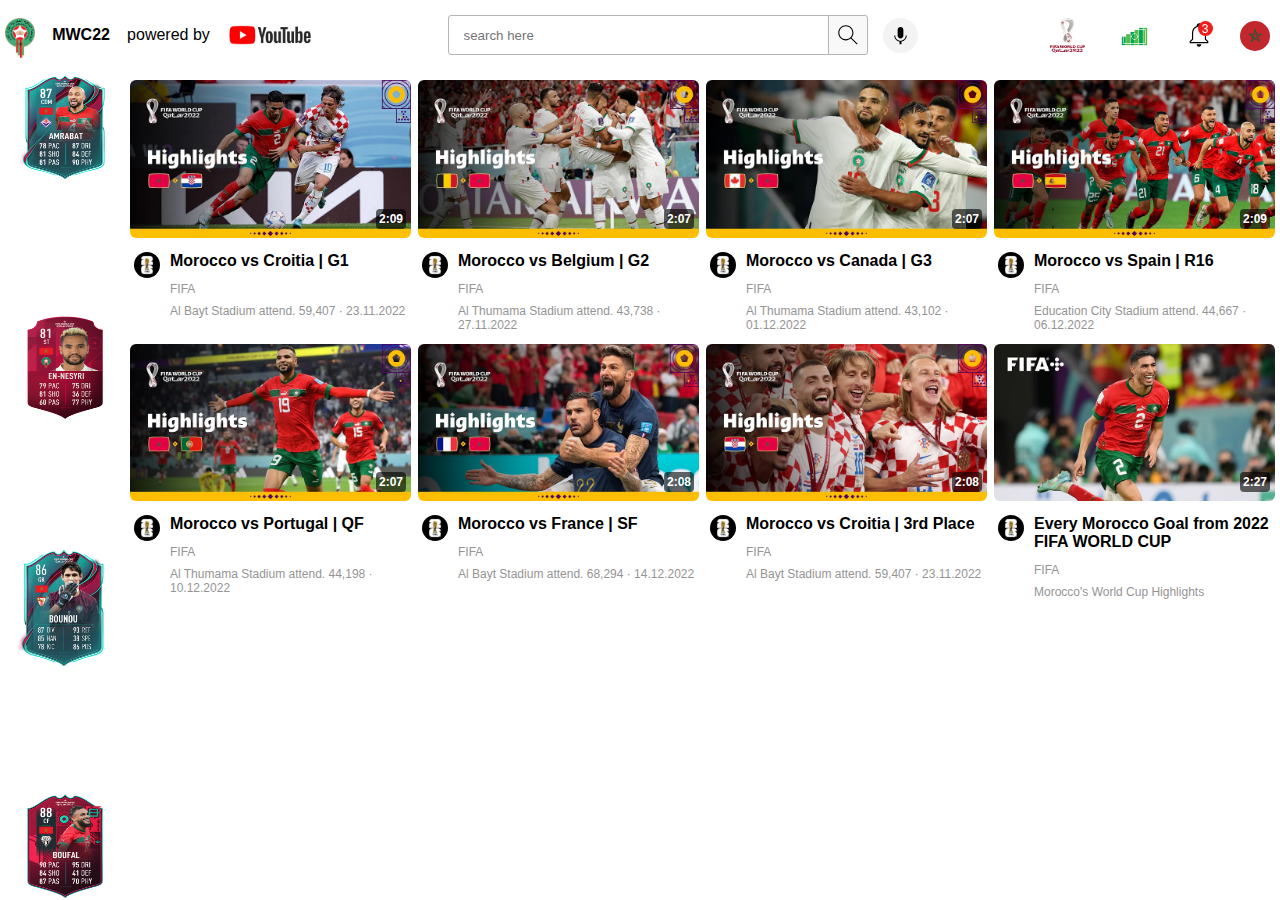
<file: index.html>
<!DOCTYPE html>
<html>
<head>
    <meta charset="UTF-8">
    <title>MWC22</title>
    <link rel="icon" href="Icons/FRMF2.png" >
    <link rel="stylesheet" href="MoroccoWC22x.css">
    <link rel="stylesheet" href="headerx.css">
    <meta name="viewport" content="width=device-width, initial-scale=1.0">


</head>
<body>
 <div class="sidebar">
     <div class="type1">
     <img class="rating" src="Icons/amrabatwc.png">
     <div class="info">Morocco's WC Sensation</div>
     </div>
     <div class="type2">
    <img class="rating"  src="Icons/enNesyri.png">
     <div class="info">Morocco's WC Top Scorer</div>
     </div>
     <div class="type3">
    <img class="rating"  src="Icons/bounou.jpg">
     <div class="infox">TOP 3 GK in WC</div>
     </div>
     <div class="type4">
    <img class="rating"  src="Icons/boufal.png">
     <div class="info">Morocco's Best Dribbler</div>
     </div>
 </div>
 <div class="header">
     <div class="left">
         <a target="_blank" href="https://frmf.ma/fr/?fbclid=IwAR1lVs4tDu3GMaMWmmaGvKjUTgl9VqKeVMBVBOnaj02LGSwxWaM_2Ce4Mmw">
        <img class="morocco1" src="Icons/FRMF.png">
         </a>
        <p style="font-weight: bold;margin-right: 2px">MWC22</p>
        <p style="white-space: nowrap">powered by </p>
        <img class="youtube" src="Icons/youtube2.jpg"/>
    </div>
    <div class="middle">
        <input type="search" placeholder="search here" class="searchbox">
        <button class="search">
            <img class="searchx" src="Icons/searchLogo.svg">
            <div class="infoBeta">Search</div>
        </button>
        <button class="microphone">
            <img  class="microphonex" src="Icons/microphoneLogo.svg">
            <div class="infoBeta" >Micro</div>
        </button>
    </div>
    <div class="right">
            <a target="_blank" href="https://www.fifa.com/fifaplus/en/tournaments/mens/worldcup/qatar2022">
            <div class="iconPx">
            <img class="iconP" src="Icons/wc22.jpg">
                <div class="infoBeta" style="bottom: -25px">WC 22</div>
            </div>
            </a>
            <a href="https://www.fifa.com/fifaplus/en/tournaments/mens/worldcup/qatar2022/teams/morocco/stats" target="_blank">
             <div class="iconPx">
            <img class="iconP2"  src="Icons/a53.webp">
                <div class="infoBeta" style="bottom: -20px">Statistics</div>
             </div>
            </a>
             <div class="iconPx">
             <div class="notif">
                 <div class="red">
                     <p>3</p>
                 </div>
                 <img class="iconP3" src="Icons/notificationLogo.svg">
                 <div class="infoBeta" style="bottom: -30px">Notifications</div>
             </div>
             </div>

            <a target="_blank" href="https://www.youtube.com/@federationroyalemarocained3087">
                <div class="iconPx">
            <img class="iconP4" src="Icons/flag2.png">
                <div class="infoBeta" style="bottom: -30px;right: 1px">Morocco's Channel</div>
                </div>
            </a>



    </div>
 </div>
<div class="main">
  <a target="_blank" href="https://www.youtube.com/watch?v=1bYrbFntOAA">
  <div class="video">
      <div class="thumbnail">
        <img src="thumbnails/moroccoG1.webp"/>
          <div class="time">2:09</div>
      </div>
      <div class="buttom">
         <div class="channel">
           <img style="border-radius: 50%" src="Icons/FifaChannel.jpg">
         </div>

         <div class="otherSide">
             <div class="videoT">
                <p class="titletext">Morocco vs Croitia | G1</p>
             </div>
             <div class="description">
                <p style="margin-bottom: 8px;font-weight: 500">FIFA</p>
                
                <p>Al Bayt Stadium attend. 59,407 &#183 23.11.2022</p>

             </div>
        </div>
      </div>
  </div>
  </a>
    <a target="_blank" href=" https://www.youtube.com/watch?v=dPvYed64oPw">
    <div class="video">
        <div class="thumbnail">
            <img src="thumbnails/mG2.webp"/>
            <div class="time">2:07</div>
        </div>
        <div class="buttom">
            <div class="channel">
                <img style="border-radius: 50%" src="Icons/FifaChannel.jpg">
            </div>

            <div class="otherSide">
                <div class="videoT">
                    <p class="titletext">Morocco vs Belgium | G2</p>
                </div>
                <div class="description">
                    <p style="margin-bottom: 8px;font-weight: 500">FIFA</p>

                    <p>Al Thumama Stadium attend. 43,738 &#183 27.11.2022</p>

                </div>
            </div>
        </div>
    </div>
    </a>

    <a target="_blank" href="https://www.youtube.com/watch?v=CDNBNFn7lm8">
    <div class="video">
        <div class="thumbnail">
            <img src="thumbnails/mG3.webp"/>
            <div class="time">2:07</div>
        </div>
        <div class="buttom">
            <div class="channel">
                <img style="border-radius: 50%" src="Icons/FifaChannel.jpg">
            </div>

            <div class="otherSide">
                <div class="videoT">
                    <p class="titletext">Morocco vs Canada | G3</p>
                </div>
                <div class="description">
                    <p style="margin-bottom: 8px;font-weight: 500">FIFA</p>

                    <p>Al Thumama Stadium attend. 43,102 &#183 01.12.2022</p>

                </div>
            </div>
        </div>
    </div>
    </a>
    <a target="_blank" href=" https://www.youtube.com/watch?v=NBDAna_qxY8">
    <div class="video">
        <div class="thumbnail">
            <img src="thumbnails/mR16.webp"/>
            <div class="time">2:09</div>
        </div>
        <div class="buttom">
            <div class="channel">
                <img style="border-radius: 50%" src="Icons/FifaChannel.jpg">
            </div>

            <div class="otherSide">
                <div class="videoT">
                    <p class="titletext">Morocco vs Spain | R16</p>
                </div>
                <div class="description">
                    <p style="margin-bottom: 8px;font-weight: 500">FIFA</p>

                    <p>Education City Stadium attend. 44,667 &#183 06.12.2022</p>

                </div>
            </div>
        </div>
    </div>
    </a>
    <a target="_blank" href="https://www.youtube.com/watch?v=M766FGsv5do">
    <div class="video">
        <div class="thumbnail">
            <img src="thumbnails/mQF.webp"/>
            <div class="time">2:07</div>
        </div>
        <div class="buttom">
            <div class="channel">
                <img style="border-radius: 50%" src="Icons/FifaChannel.jpg">
            </div>

            <div class="otherSide">
                <div class="videoT">
                    <p class="titletext">Morocco vs Portugal | QF</p>
                </div>
                <div class="description">
                    <p style="margin-bottom: 8px;font-weight: 500">FIFA</p>

                    <p>Al Thumama Stadium attend. 44,198 &#183 10.12.2022</p>

                </div>
            </div>
        </div>
    </div>
    </a>

    <a target="_blank" href="https://www.youtube.com/watch?v=PHjukOhzFLE">
    <div class="video">
        <div class="thumbnail">
            <img src="thumbnails/mSF.webp"/>
            <div class="time">2:08</div>
        </div>
        <div class="buttom">
            <div class="channel">
                <img style="border-radius: 50%" src="Icons/FifaChannel.jpg">
            </div>

            <div class="otherSide">
                <div class="videoT">
                    <p class="titletext">Morocco vs France | SF</p>
                </div>
                <div class="description">
                    <p style="margin-bottom: 8px;font-weight: 500">FIFA</p>

                    <p>Al Bayt Stadium attend. 68,294 &#183 14.12.2022</p>

                </div>
            </div>
        </div>
    </div>
    </a>
    <a target="_blank" href="https://www.youtube.com/watch?v=hg8pcLDn-pI">
    <div class="video">
        <div class="thumbnail">
            <img src="thumbnails/m3rdP.webp"/>
            <div class="time">2:08</div>
        </div>
        <div class="buttom">
            <div class="channel">
                <img style="border-radius: 50%" src="Icons/FifaChannel.jpg">
            </div>

            <div class="otherSide">
                <div class="videoT">
                    <p class="titletext">Morocco vs Croitia | 3rd Place</p>
                </div>
                <div class="description">
                    <p style="margin-bottom: 8px;font-weight: 500">FIFA</p>

                    <p>Al Bayt Stadium attend. 59,407 &#183 23.11.2022</p>

                </div>
            </div>
        </div>
    </div>
    </a>
    <a target="_blank" href="https://www.youtube.com/watch?v=HN_q5TWugPE">
    <div class="video">
        <div class="thumbnail">
            <img src="thumbnails/videoHakimi.webp"/>
            <div class="time">2:27</div>
        </div>
        <div class="buttom">
            <div class="channel">
                <img style="border-radius: 50%" src="Icons/FifaChannel.jpg">
            </div>

            <div class="otherSide">
                <div class="videoT">
                    <p class="titletext">Every Morocco Goal from 2022 FIFA WORLD CUP</p>
                </div>
                <div class="description">
                    <p style="margin-bottom: 8px;font-weight: 500">FIFA</p>

                    <p>Morocco's World Cup Highlights</p>

                </div>
            </div>
        </div>
    </div>
    </a>




</div>

</body>
</html>
</file>
<file: MoroccoWC22x.css>
p {
    font-family: Arial;
    margin: 0px;
}

a:visited {
    color: black;
}

img {
    width: 100%;
    border-radius: 6px;
}


.video {
    border-radius: 4px;
    display: inline-block;
    cursor: pointer;
    padding-bottom: 5px;


}

.video:hover {
    transform: scale(1.02);
    transition: transform 0.2s;

}
img:hover{
    border-radius: 0px;
    transition: border-radius 0.5s;
}
.video:hover {
    background-color: #efefef;
}

.thumbnail {
    display: block;
    margin-bottom: 10px;
    position: relative;
    border-radius: 4px;

}

.time {
    font-family: Arial;
    font-weight: bold;
    position: absolute;
    right: 5px;
    bottom: 13px;
    color: white;
    background-color: rgba(0, 0, 0, 0.6);

    border-radius: 4px;
    font-size: 12px;
    padding: 3px;


}

.buttom {
    display: grid;
    grid-template-columns: 30px 1fr;
}

.channel {
    padding-left: 4px;

    vertical-align: top;


}

.otherSide {

    margin-left: 10px;


}

.videoT {
    margin-bottom: 12px;
    font-weight: bold;
    display: block;
    color:black;

}




.description {

    color: #959494;
    margin-top: 5px;
    font-size: 12px;
}

.main {
    display: grid;
    grid-template-columns: 1fr 1fr 1fr 1fr;
    column-gap: 7px;
    row-gap: 7px;

}

body {
    margin: 0px;
}
@media (max-width: 1000px){
    .main{
        grid-template-columns:  1fr 1fr 1fr;
    }
}
@media (max-width: 800px){
    .main{
        grid-template-columns:  1fr 1fr;
    }
}
@media (max-width: 500px){
    .main{
        grid-template-columns:  1fr ;
    }
}
</file>
<file: headerx.css>
body{
    padding-top: 80px;
    padding-left: 130px;
    height: 600px;
    padding-right: 5px;

}
button{
    cursor: pointer;
}
.sidebar{

    position: relative;
    z-index: 2;
    bottom: -6px;
    left: 0;
    position: fixed;
    top: 70px;
    width: 130px;

    display: flex;
    flex-direction: column;
    align-items: center;
    justify-content: space-between;
}
.header {
    z-index: 100;
    height: 70px;
    top: 0;
    left: 0px;
    right: 0px;

    background-color: white;
    display: flex;
    flex-direction: row;
    justify-content: space-between;
    position: fixed;

}
.left{
    width:310px;

    display: flex;
    align-items: center;
    justify-content: space-between;
    padding-left: 5px;
}
.morocco1{
    padding-top: 10px;
    height: 40px;
    width: 30px;
    margin-right: 2px;

}
.morocco1:hover{
    transform: scale(1.2);
    transition: 0.5s;

}
.youtube{
    width: 90px;
    
}
.middle{
    flex:1;

    display: flex;
    flex-direction: row;
    align-items: center;
   
    max-width: 470px;

}
.searchbox{
    height: 40px;
    width: 0px;
    flex: 1;
    border-style: solid;
    border-color: #b5b5b5;
    border-width: 1px;
    padding-left: 15px;
    border-bottom-left-radius: 3px;
    border-top-left-radius: 3px;


}
.searchbox:focus{
    box-shadow: inset 1px 2px 5px rgba(0, 0, 0, 0.2);
   
    outline: none;

}
.searchbox::placeholder{

}
.search{
    position: relative;
    border-style: solid;
    border-color: #b5b5b5;
    border-width: 1px;
    margin-left: -1px;
    margin-right:10px ;
    height: 40px;
    width: 40px;
    display: flex;
    justify-content:center;
    align-items: center;
    border-bottom-right-radius: 3px;
    border-top-right-radius: 3px;
    background-color: #f8f8f8;


}
.infoBeta{
    pointer-events: none;
    text-wrap: nowrap;

    position: absolute;
    font-family: Arial;
    font-weight: bold;
    color: white;
    background-color: rgba(0, 0, 0, 0.6);
    border-radius: 4px;
    font-size: 12px;
    padding: 3px;
    bottom: -25px;
    opacity:0;
}

.search:hover .infoBeta, .microphone:hover .infoBeta{
    opacity: 1;
}
.iconPx:hover .infoBeta{
    opacity: 1;
}
.microphone{
    position: relative;
    margin-left: -1px;
    height: 35px;
    width: 35px;
    border-radius: 50%;
    border: none;
    background-color: #f3f3f3;
    margin-left: 5px;
    display: flex;
    justify-content:center;
    align-items: center;
   
    
}
.searchx{
    height: 34px;
}
.right{
    width:220px;

    display: flex;
    align-items: center;
    justify-content: space-between;
    margin-right: 10px ;
    flex-shrink: 0;
}
.notif{
    display: flex;
    justify-content: center;
    align-items: center;
    position: relative;
}
.red{
    font-family: Arial;
    display: flex;
    justify-content: center;
    align-items: center;
    background-color: #ef1d1d;
    color: white;
    width: 15px;
    height: 15px;
    font-size: 12px;
    font-weight: 500;
    border-radius: 50%;
    position: absolute;
    top: 0;
    right: 0;
}
.iconP{
    height: 35px;
    width: 35px;

}
.iconPx{
    display: flex;
    justify-content: center;
    align-items: center;
    position: relative;
}
.iconP2{
    height: 45px;
    width: 45px;
    margin-top: 3px;
    display: flex;
    justify-content: center;
    align-items: center;
    position: relative;
}
.iconP3{
    height: 28px;
    width: 28px;
    display: flex;
    justify-content: center;
    align-items: center;

}
.iconP4{
    margin-top: 2px;
    display: flex;
    justify-content: center;
    align-items: center;
    position: relative;
   

    height: 30px;
    width: 30px;

    border-radius: 50%;
}

img:hover{
    cursor:pointer;
}
.rating{
    width: 98px;
    height:117px;
    transition: 0.2s;


}

.info{
    pointer-events: none;
    text-wrap: nowrap;

    position: absolute;
    font-family: Arial;
    font-weight: bold;
    right: -130px;
    top: 40px;
    color: white;
    background-color: rgba(0, 0, 0, 0.6);
    border-radius: 4px;
    font-size: 12px;
    padding: 3px;
    opacity: 0;
}
.type1{
    position: relative;
    display: flex;
    margin: 0;
}
.type2{
    display: flex;
    position: relative;
    margin: 0;
}
.type3{
    margin: 0;
    display: flex;
    position: relative;
}
.type4{
    margin: 0;
    display: flex;
    position: relative;
}
.infox{
    pointer-events: none;
    text-wrap: nowrap;

    position: absolute;
    font-family: Arial;
    font-weight: bold;
    right: -80px;
    top: 40px;
    color: white;
    background-color: rgba(0, 0, 0, 0.6);
    border-radius: 4px;
    font-size: 12px;
    padding: 3px;
    opacity: 0;

}
.type3:hover .infox{
    opacity: 1;
    transition: 1s;
}
.type1:hover .info ,.type2:hover .info, .type4:hover .info{
    opacity: 1;
    transition: 1s;
}
.rating:hover{
    transform: scale(1.1);
    transition: 0.1s;

}
@media screen and (max-width: 850px)  and (min-width: 650px) {
    .sidebar{
        position: absolute;
    }
    
    
    
}
</file>
